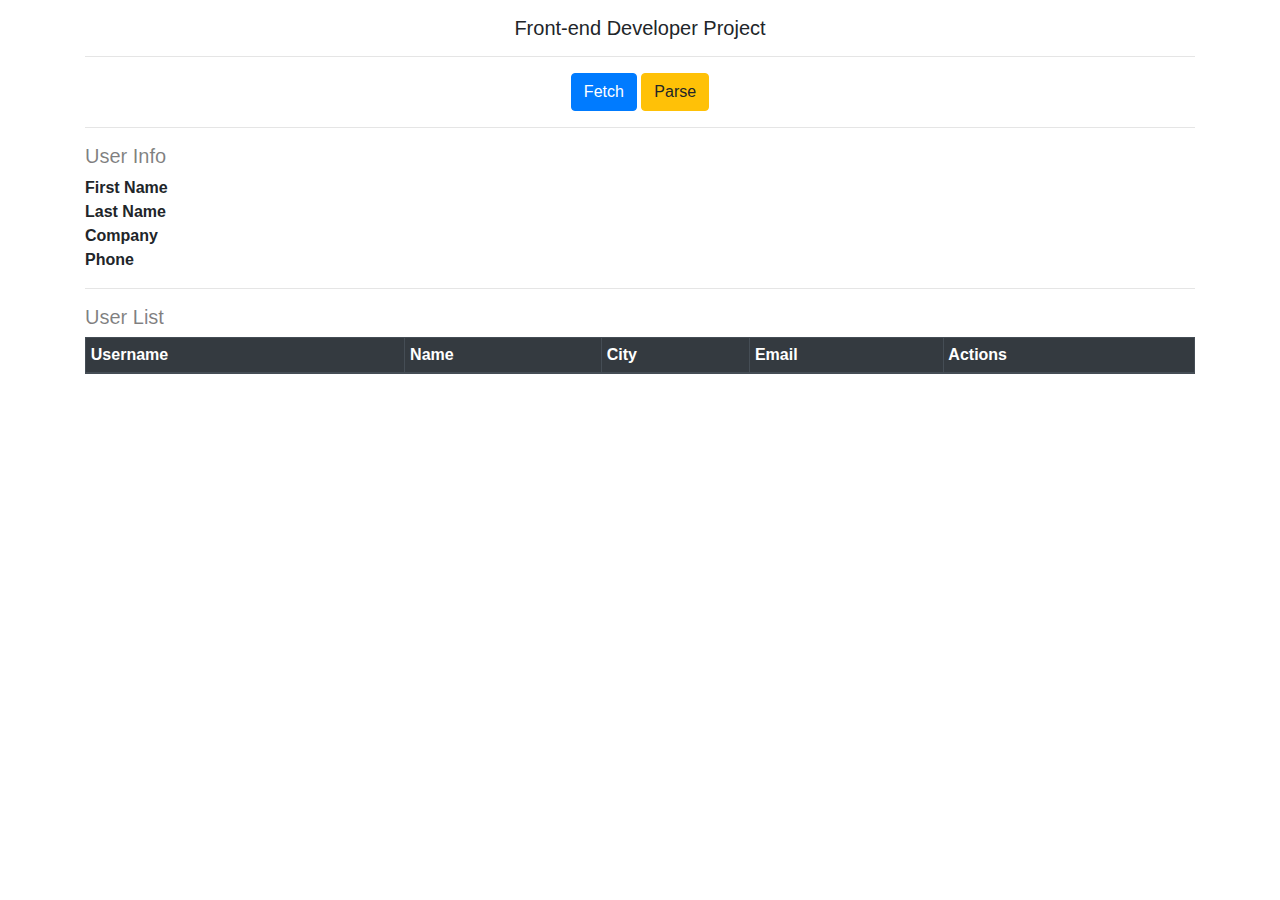
<file: json/index.html>
<!DOCTYPE html>
<html lang="en">
<head>
  <meta charset="UTF-8">
  <meta name="viewport" content="width=device-width, initial-scale=1.0">
  <meta http-equiv="X-UA-Compatible" content="ie=edge">
  <title>Project - Front-end Developer</title>
  <link rel="stylesheet" href="https://stackpath.bootstrapcdn.com/bootstrap/4.3.1/css/bootstrap.min.css">
  <style>
    #app {
      padding-top: 1rem;
    }
  </style>
</head>
<body>
  <div id="app">
    <div class="container">
      <h1 class="h5 text-center">Front-end Developer Project</h1>

      <hr>

      <div class="text-center">
        <button type="button" class="btn btn-primary" onclick="fetch_data()">Fetch</button>
        <button type="button" class="btn btn-warning" onclick="parse_data()">Parse</button>        
      </div>

      <hr>

      <h2 class="h5 text-black-50">User Info</h2>

      <dl class="row">

        <!-- This is an example -->
        <dt class="col-sm-3">First Name</dt>
        <dd class="col-sm-9"> </dd>
        <dt class="col-sm-3">Last Name</dt>
        <dd class="col-sm-9"> </dd>
        <dt class="col-sm-3">Company</dt>
        <dd class="col-sm-9"> </dd>
        <dt class="col-sm-3">Phone</dt>
        <dd class="col-sm-9">
          <span style="color:red;"> </span>
        </dd>

      </dl>
      

      <hr>
      
      

      <h2 class="h5 text-black-50">User List</h2>

      <table class="table table-sm table-bordered table-hover">
        <thead class="thead-dark">
          <tr>
            <th scope="col">Username</th>
            <th scope="col">Name</th>
            <th scope="col">City</th>
            <th scope="col">Email</th>
            <th scope="col">Actions</th>
          </tr>
        </thead>
        <tbody>

          <!-- This is an example -->
         <!--
          <tr>
            <td> </td>
            <td> </td>
            <td> </td>
            <td>
              <a href="#">https://www.google.com</a>
            </td>
            <td>
              <button type="button" class="btn btn-info btn-sm">Detail</button>
              <button type="button" class="btn btn-danger btn-sm">Delete</button>
            </td>
          </tr>
		-->
        </tbody>
      </table>
    </div>
  </div>
<script>
var dataArr;//global var to store json
                                 
function fetch_data(){
    var xhttp= new XMLHttpRequest();
    xhttp.onreadystatechange = function() {   
        if (this.readyState == 4 && this.status == 200) {
            dataArr=JSON.parse(this.responseText);                
            for(i=dataArr.length-1;i>=0;i--){
                var Row = document.createElement("tr");  
                document.getElementsByTagName("TBODY")[0].appendChild(Row); 
                var userName = document.createElement("td");//username cell
                userName.innerHTML=dataArr[i].username;
                Row.appendChild(userName);    
                var Name = document.createElement("td");
                Name.innerHTML=dataArr[i].name;
                Row.appendChild(Name);             
                var city = document.createElement("td");
                city.innerHTML=dataArr[i].address.city;
                Row.appendChild(city);
                var email=document.createElement("td");
                Row.appendChild(email);
                    var emailLink = document.createElement("a");
                    emailLink.setAttribute("href","#");
                    emailLink.innerHTML=dataArr[i].email;
                email.appendChild(emailLink);
                var actions = document.createElement("td");//Actions
                Row.appendChild(actions);
                    var detail = document.createElement("button");//detail btn
                    detail.innerHTML="detail";
                    detail.setAttribute("class","btn btn-info btn-sm");
                    detail.setAttribute("type","button");
                    detail.setAttribute("onclick","show_detail("+i+")");//call show_detail() with id no. of the row
                    actions.appendChild(detail);
                    var deletebtn = document.createElement("button");//deletebtn
                    deletebtn.setAttribute("class","btn btn-danger btn-sm");
                    deletebtn.setAttribute("type","button");
                    deletebtn.setAttribute("onclick","delete_data(this)");
                    deletebtn.innerHTML="delete";
                    actions.appendChild(deletebtn);
                }
            }
        };
    	xhttp.open("GET", "https://jsonplaceholder.typicode.com/users", true);
		xhttp.send();
    }
function parse_data(){
	for(var i=0;i<=9;i++){
    	var username = document.getElementsByTagName("td")[5*i].innerHTML;//there are 5 <td> data each person 
        document.getElementsByTagName("td")[5*i].innerHTML=username.toLowerCase();
        document.getElementsByTagName("a")[i].setAttribute("target","_blank");
        document.getElementsByTagName("a")[i].setAttribute("href","mailto:"+dataArr[i].email);
    }
}
function show_detail(x){
    var fullName=dataArr[x].name;
    var index=fullName.indexOf(" "); 
    var phone=dataArr[x].phone;
    document.getElementsByClassName("col-sm-9")[0].innerHTML=fullName.slice(0,index);//firstName
    document.getElementsByClassName("col-sm-9")[1].innerHTML=fullName.slice(index+1,fullName.length);//lastName
    document.getElementsByClassName("col-sm-9")[2].innerHTML=dataArr[x].company.name;//company cell
    document.getElementsByClassName("col-sm-9")[3].innerHTML=phone;//phone cell
    if(phone.charAt(0)=='1'){
        document.getElementsByClassName("col-sm-9")[3].style.color="red";
    }else{
        document.getElementsByClassName("col-sm-9")[3].style.color="";//remove color css
    }
    
}
function delete_data(x){//x is btn element
    var child = x.parentNode.parentNode;//parentNode:<td>,<td>.parentNode:<tr>
    child.parentNode.removeChild(child);//remove<tr>  
}
</script>
</body>
</html>
</file>
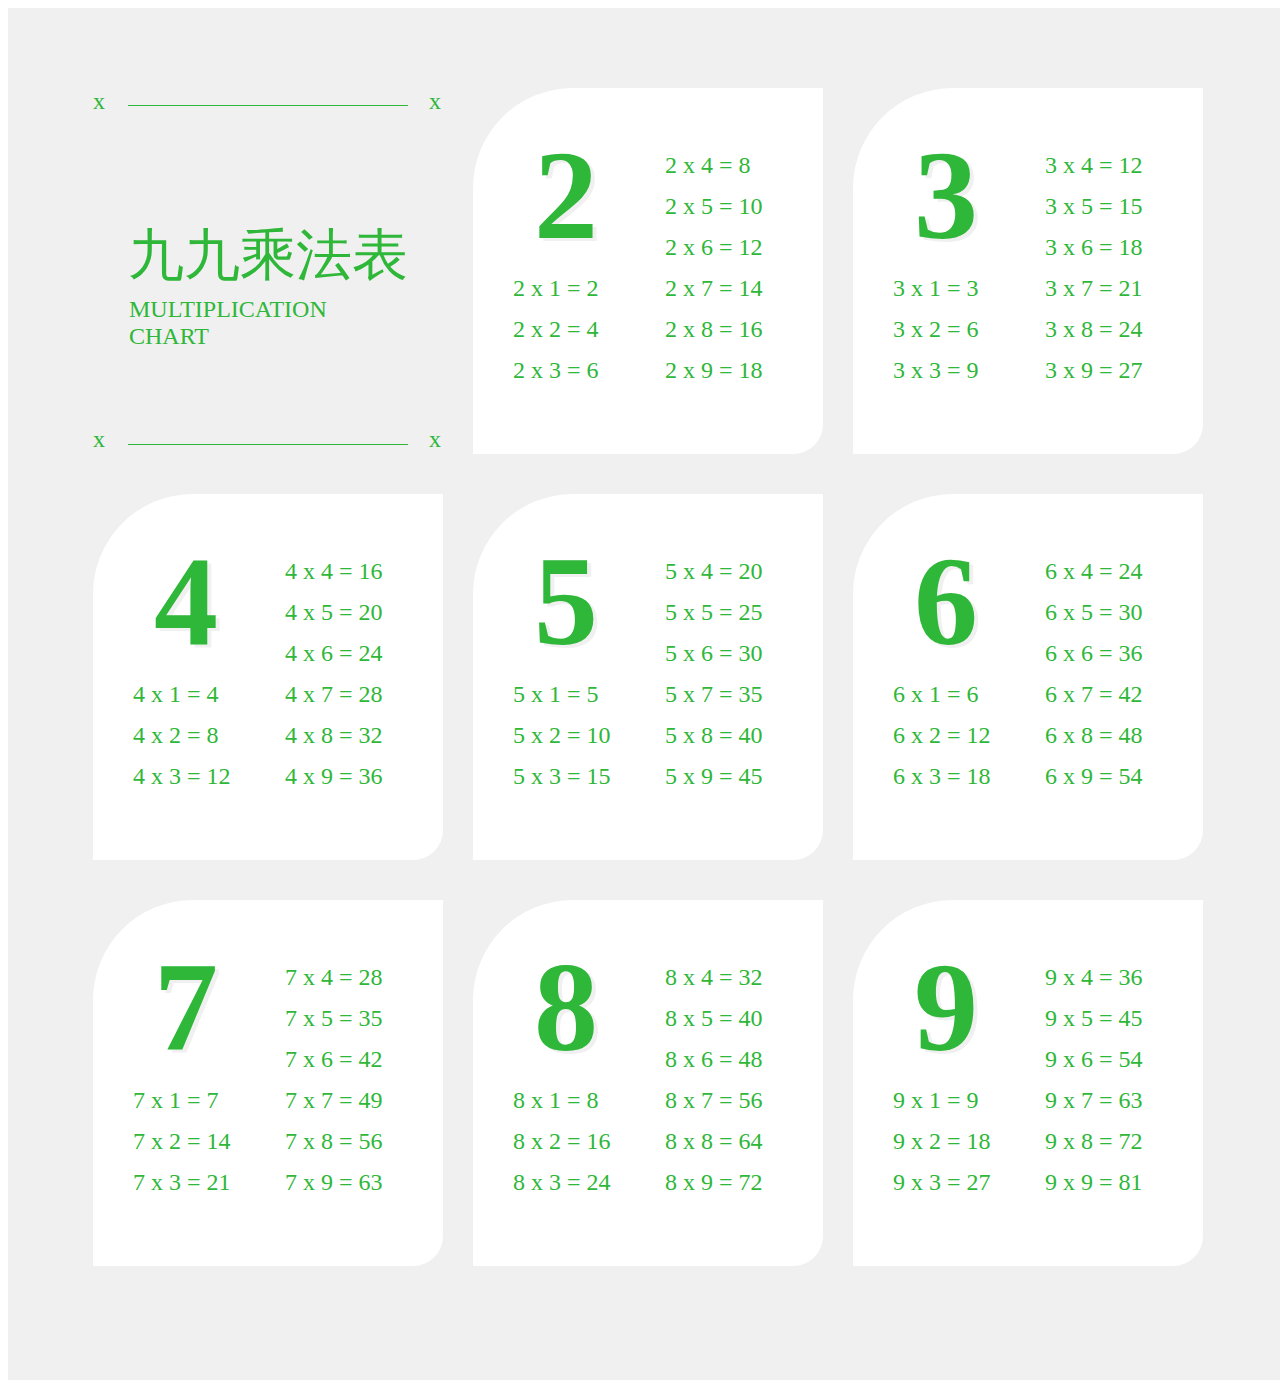
<file: Multiplication Chart/index.html>
<!DOCTYPE html>
<html lang="en">
<head>
    <meta charset="UTF-8">
    <meta name="viewport" content="width=device-width, initial-scale=1.0">
    <meta http-equiv="X-UA-Compatible" content="ie=edge">
    <title>Layout Practice</title>
</head>
<style>
    #background{
        width:1280px;
        height:1372px;     
        background-color: #f0f0f0;
        
    }
    p{             
        font-family: "Helvetica Nue";
        font-size: 24px;
        color:#2EB738;
        margin: 0px;             /*為了使下方<p>切齊*/
    }
    p.x{
        position: absolute;   
        width: 14px;
        height: 28px;
    }
    .line{
        position: absolute;
        width: 280px;
        border-top: 1px solid #2EB738;
    }
    .num_div{
        position: absolute;               
        
        width: 350px;
        height: 366px;
        
        background-color: #FFFFFF;
        border-radius: 100px 0px 30px 0px;
    }
    .num{
        position: relative;
        display: block; 
        text-shadow: 4px 3px #F0F0F0;
        width: 71px;
        height: 153px;
        margin-top:34px;
        margin-left:61px;
        font-size: 128px;        
    }
   
    .mul{
        position: relative;     
        margin-left: 40px;
        width: 105px;
        height: 33px;        
    }
</style>
<body>
    <div id="background">
        <p class="x" style=" margin-left: 85px; margin-top: 80px; ">x</p>
        <p class="x" style=" margin-left: 421px; margin-top: 80px; ">x</p>
        <div class="line" style=" margin-left: 120px; margin-top: 96.5px;"></div>
        <p style="position: absolute; font-family: PingFangTC-Medium; font-size: 56px; margin-left: 120px; margin-top: 210px; width: 280px; height:78px;">九九乘法表</p>
        <p style="position:absolute; width: 278px; height: 28px; margin-left: 121px; margin-top: 288px; font-weight: normal;">MULTIPLICATION CHART</p>
        <p class="x" style=" margin-left: 85px; margin-top: 418px; ">x</p>
        <p class="x" style=" margin-left: 421px; margin-top: 418px; ">x</p>
        <div class="line" style="margin-left: 120px; margin-top: 435.5px;"></div>     
    </div>
<script>
    var multiplicand=2,multiplier=1;
    var backgroundElement = document.getElementById("background");
    for( multiplicand; multiplicand<10 ; multiplicand++){
        
        //create number_div for each number
        var number_div = document.createElement("div");
        number_div.setAttribute("class","num_div");
        number_div.style.marginLeft= ( 85+380* ((multiplicand+2)%3) ).toString()+"px";
        number_div.style.marginTop= (80+406*Math.floor( (multiplicand-1) /3 ) ).toString()+"px";
        
        //insert title number for each number
        var para = document.createElement("p");
        para.setAttribute("class","num");
        var node = document.createTextNode(multiplicand);
        para.style.fontWeight="bold";        
        para.appendChild(node);
        number_div.appendChild(para);
        
        //insert product
        for(var multiplier=1;multiplier<10;multiplier++){
            para = document.createElement("p");
            para.setAttribute("class","mul");            
            node = document.createTextNode(multiplicand+" x "+multiplier+" = "+multiplicand*multiplier);
            para.appendChild(node);
            number_div.appendChild(para);

            if(multiplier==1){                            
                para.style.marginTop="0px";                
            }else if(multiplier==2 || multiplier==3){                
                para.style.marginTop="8px";                
            }else{                
                para.style.marginLeft="192px";                
                if(multiplier==4){                    
                    para.style.marginTop="-238px";                    
                }else{                
                    para.style.marginTop="8px";                
                }
            }
        }                
        backgroundElement.appendChild(number_div);
    }
</script>
    
</body>
</html>
</file>
